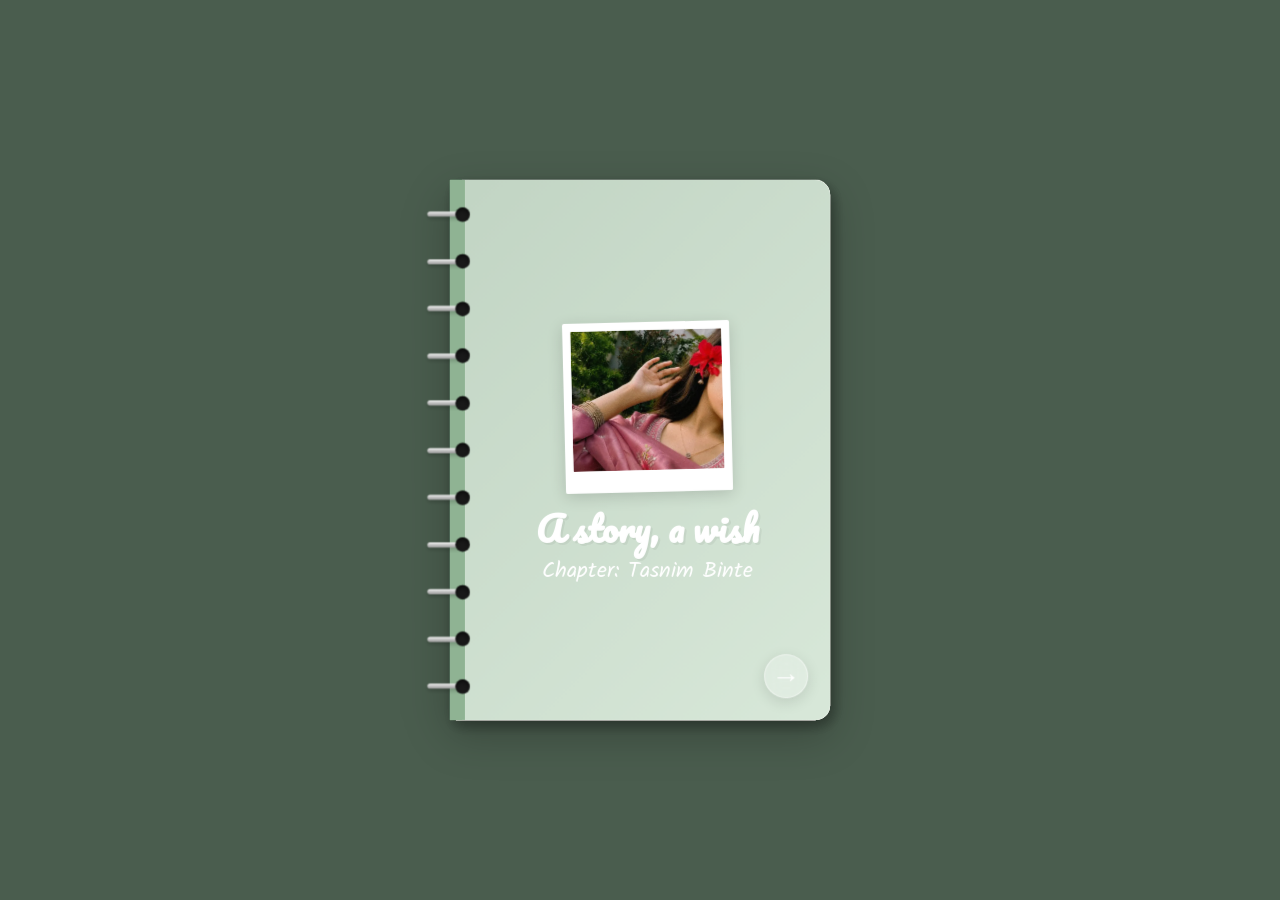
<file: endpage.html>
<!DOCTYPE html>
<html lang="en">
<head>
    <meta charset="UTF-8">
    <meta name="viewport" content="width=device-width, initial-scale=1.0, maximum-scale=1.0, user-scalable=no, viewport-fit=cover">
    <meta name="color-scheme" content="dark">
    <meta name="mobile-web-app-capable" content="yes">
    <meta name="apple-mobile-web-app-capable" content="yes">
    <meta name="apple-mobile-web-app-status-bar-style" content="black-translucent">
    <meta name="theme-color" content="#4a5d4e">
    <title>Birthday Wish - Final Chapter</title>
    
    <link rel="preconnect" href="https://fonts.googleapis.com">
    <link rel="preconnect" href="https://fonts.gstatic.com" crossorigin>
    <link href="https://fonts.googleapis.com/css2?family=Kalam:wght@300;400;700&family=Pacifico&display=swap" rel="stylesheet">

    <link rel="preload" as="image" href="diary.webp" type="image/webp">
    <link rel="preload" as="image" href="2296.png">

    <style>
        :root {
            color-scheme: dark;
        }

        * {
            margin: 0;
            padding: 0;
            box-sizing: border-box;
            -webkit-user-select: none !important;
            user-select: none !important;
            -webkit-touch-callout: none !important;
            -webkit-tap-highlight-color: transparent !important; 
        }

        html {
            background-color: #4a5d4e !important;
            height: 100%;
            min-height: -webkit-fill-available;
            touch-action: pan-x pan-y;
            -webkit-text-size-adjust: 100%;
        }

        body {
            min-height: 100vh;
            min-height: 100dvh;
            min-height: -webkit-fill-available;
            font-family: 'Kalam', cursive;
            overflow-x: hidden;
            background-color: #4a5d4e !important;
            touch-action: pan-x pan-y;
            -webkit-text-size-adjust: 100%;
        }

        button {
            outline: none !important; 
            border: none;
            background: none;
            touch-action: manipulation;
        }

        .page-background {
            width: 100vw;
            min-height: 100vh;
            min-height: 100dvh;
            display: flex;
            flex-direction: column;
            justify-content: center;
            align-items: center;
            background-color: #4a5d4e !important; 
            padding: env(safe-area-inset-top, 20px) 20px env(safe-area-inset-bottom, 20px) 20px;
        }

        .book-wrapper {
            position: relative;
            width: 90vw; 
            max-width: 380px;
            z-index: 10;
            opacity: 0;
            perspective: 2500px;
            -webkit-perspective: 2500px;
            animation: smoothDrop 1.2s cubic-bezier(0.16, 1, 0.3, 1) 0.15s forwards;
            filter: drop-shadow(0 14px 20px rgba(0, 0, 0, 0.22));
            -webkit-filter: drop-shadow(0 14px 20px rgba(0, 0, 0, 0.22));
        }

        @keyframes smoothDrop {
            0% { opacity: 0; transform: translateY(25px) scale(0.95); }
            100% { opacity: 1; transform: translateY(0); }
        }

        .diary-container {
            position: relative;
            width: 100%;
            height: 540px; 
            display: grid; 
            transform-style: preserve-3d;
            -webkit-transform-style: preserve-3d;
            transition: transform 0.8s cubic-bezier(0.4, 0, 0.2, 1);
        }

        @media (min-width: 481px) {
            .diary-container.is-open { 
                transform: translateX(45%); 
            }
        }

        .binding-rings {
            position: absolute;
            top: 40px;
            bottom: 40px;
            left: -15px; 
            width: 35px;
            display: flex;
            flex-direction: column;
            justify-content: space-between;
            z-index: 9999;
            pointer-events: none;
            transform: translateZ(90px);
            -webkit-transform: translateZ(90px);
        }

        .ring {
            width: 100%;
            height: 5px;
            background: linear-gradient(to bottom, #f0f0f0, #999);
            border-radius: 3px;
            position: relative;
            box-shadow: 0 2px 4px rgba(0, 0, 0, 0.2);
        }

        .ring::after {
            content: '';
            position: absolute;
            right: -6px;
            top: -4.5px;
            width: 14px;
            height: 14px;
            background: #1a1a1a;
            border-radius: 50%;
            box-shadow: inset 0 2px 4px rgba(0, 0, 0, 0.6);
        }

        .diary-page {
            grid-area: 1 / 1; 
            border-radius: 0 15px 15px 0; 
            transform-origin: left center;
            transform-style: preserve-3d;
            -webkit-transform-style: preserve-3d;
            transition: transform 1.1s cubic-bezier(0.645, 0.045, 0.355, 1);
            background-color: transparent;
            -webkit-backface-visibility: hidden;
            backface-visibility: hidden;
        }

        .page-1 { z-index: 5; } 
        .page-2 { z-index: 4; } 
        .page-3 { z-index: 3; } 
        .page-4 { z-index: 2; } 
        .page-5 { z-index: 1; } 

        .diary-page.flipped {
            transform: rotateY(-180deg) !important;
            pointer-events: none !important; 
        }
        
        .diary-page.flipped * {
            pointer-events: none !important;
        }

        .page-front {
            position: absolute;
            inset: 0;
            padding: 16px 18px 12px 28px;
            border-radius: 0 15px 15px 0;
            background-color: #fdfbf7;
            backface-visibility: hidden !important;
            -webkit-backface-visibility: hidden !important;
            transform: rotateY(0deg) translateZ(1px);
            -webkit-transform: rotateY(0deg) translateZ(1px);
            display: flex;
            flex-direction: column;
            overflow: hidden;
            border-left: 12px solid #8fb393;
            box-shadow: 4px 6px 16px rgba(0,0,0,0.08);
        }

        .page-back {
            position: absolute;
            inset: 0;
            border-radius: 15px 0 0 15px;
            background-color: #fdfbf7;
            background-image: repeating-linear-gradient(to bottom, transparent, transparent 34px, rgba(143, 179, 147, 0.25) 34px, rgba(143, 179, 147, 0.25) 36px),
                              linear-gradient(to right, rgba(0,0,0,0) 85%, rgba(0,0,0,0.04) 100%);
            backface-visibility: hidden !important;
            -webkit-backface-visibility: hidden !important;
            transform: rotateY(180deg) translateZ(2px);
            -webkit-transform: rotateY(180deg) translateZ(2px);
            pointer-events: none;
            box-shadow: inset 10px 0 20px rgba(0,0,0,0.03), -6px 6px 14px rgba(0,0,0,0.08);
            overflow: hidden;
            border-right: 12px solid #8fb393;
        }

        .cover-front {
            position: absolute;
            inset: 0;
            backface-visibility: hidden !important;
            -webkit-backface-visibility: hidden !important;
            border-radius: 0 15px 15px 0;
            background: linear-gradient(135deg, #c2d5c4, #d8e8d9);
            border-left: 15px solid #8fb393;
            display: flex;
            flex-direction: column;
            justify-content: center;
            align-items: center;
            padding: 20px;
            transform: rotateY(0deg) translateZ(1px);
            -webkit-transform: rotateY(0deg) translateZ(1px);
            box-shadow: 4px 6px 16px rgba(0,0,0,0.12);
        }

        .cover-back {
            position: absolute;
            inset: 0;
            background: #c8decb;
            border-right: 15px solid #8fb393;
            border-radius: 15px 0 0 15px;
            backface-visibility: hidden !important;
            -webkit-backface-visibility: hidden !important;
            transform: rotateY(180deg) translateZ(2px);
            -webkit-transform: rotateY(180deg) translateZ(2px);
            box-shadow: -6px 6px 14px rgba(0,0,0,0.08);
        }

        .page-header-bar {
            display: flex;
            justify-content: space-between;
            align-items: center;
            border-bottom: 2px dashed #8fb393;
            padding-bottom: 2px;
            margin-bottom: 0;
            height: 32px;
            font-size: 1.05rem;
            color: #6b8e6f;
            letter-spacing: 0.5px;
            font-weight: 700;
        }

        .cover-content {
            flex-grow: 1;
            display: flex;
            flex-direction: column;
            justify-content: center;
            align-items: center;
            margin-top: 10px;
        }

        .cover-polaroid {
            background: #ffffff;
            padding: 8px 8px 22px 8px;
            box-shadow: 0 4px 15px rgba(0,0,0,0.15);
            border-radius: 2px;
            transform: rotate(-1.4deg);
            width: 75%;
            max-width: 200px;
            margin-bottom: 15px;
        }

        .cover-polaroid img {
            pointer-events: none !important;
            -webkit-touch-callout: none !important;
            width: 100%;
            height: 140px;
            object-fit: cover;
            object-position: center top;
            border-radius: 1px;
            display: block;
        }

        .cover-title {
            font-family: 'Pacifico', cursive;
            color: white;
            font-size: 2.2rem;
            line-height: 1.2;
            text-align: center;
            text-shadow: 2px 2px 0px rgba(0,0,0,0.05);
        }

        .cover-subtitle {
            font-family: 'Kalam', cursive;
            color: white;
            font-size: 1.35rem;
            margin-top: 5px;
            font-weight: 400;
        }
        
        .circle-btn {
            position: absolute;
            bottom: 22px;
            right: 22px;
            width: 44px;
            height: 44px;
            background: rgba(255, 255, 255, 0.25); 
            backdrop-filter: blur(8px);
            -webkit-backdrop-filter: blur(8px); 
            border: 1px solid rgba(255, 255, 255, 0.5) !important; 
            border-radius: 50%;
            color: #ffffff !important;
            font-size: 1.8rem !important;
            line-height: 1;
            display: flex;
            align-items: center;
            justify-content: center;
            cursor: pointer;
            box-shadow: 0 4px 15px rgba(0, 0, 0, 0.12); 
            transition: transform 0.25s ease, background 0.25s ease;
            touch-action: manipulation;
        }

        .circle-btn:hover {
            transform: scale(1.1);
            background: rgba(255, 255, 255, 0.35);
        }

        .circle-btn:active {
            transform: scale(0.95);
        }

        .notepad-lines {
            background-image: repeating-linear-gradient(to bottom, transparent, transparent 34px, rgba(143, 179, 147, 0.35) 34px, rgba(143, 179, 147, 0.35) 36px);
            background-position: 0 4px;
            border-left: 2px solid #8fb393; 
            padding-left: 12px;
            padding-top: 2px; 
            flex-grow: 1;
            display: flex;
            flex-direction: column;
            position: relative;
        }

        .card-paragraph {
            font-size: 1.05rem;
            color: #2b382d;
            line-height: 36px; 
            margin: 0;
            padding: 0;
            font-weight: 400;
        }

        .card-paragraph p {
            margin: 0 0 36px 0;
            line-height: 36px;
        }

        .card-paragraph p:last-child {
            margin-bottom: 0;
        }

        .end-row {
            display: flex;
            justify-content: flex-end;
            align-items: center;
            gap: 12px;
            height: 72px;
            padding-right: 10px;
            margin-top: 4px;
        }

        .highlight-text {
            color: #6b8e6f; 
            font-weight: 700;
            font-size: 1.25rem;
            line-height: 36px;
            margin: 0;
        }

        .cute-sticker {
            width: 72px;
            height: 65px;
            object-fit: contain;
            pointer-events: none !important;
            -webkit-touch-callout: none !important;
            filter: drop-shadow(0 4px 6px rgba(0, 0, 0, 0.12));
        }

        .page-controls,
        .final-page-footer {
            display: flex;
            justify-content: space-between;
            align-items: center;
            margin-top: auto; 
            height: 38px;
            padding-right: 5px;
            position: relative;
        }

        .final-page-footer {
            justify-content: flex-start;
        }

        .nav-btn {
            background: transparent;
            color: #8fb393; 
            border: none;
            padding: 2px 8px;
            font-family: 'Kalam', cursive;
            font-size: 1.25rem;
            font-weight: 700;
            cursor: pointer;
            transition: color 0.2s ease, transform 0.2s ease;
            touch-action: manipulation;
        }

        .nav-btn:hover {
            color: #6b8e6f; 
            transform: scale(1.05);
        }

        .nav-btn:active {
            transform: scale(0.95);
        }

        .btn-locked {
            pointer-events: none !important;
            opacity: 0.6;
        }

        @media (max-width: 480px) {
            .diary-container { height: 540px; }
            .page-front { padding: 16px 14px 10px 28px; }
            .card-paragraph { font-size: 1.05rem; }
        }
    </style>
</head>
<body oncontextmenu="return false;">

    <div class="page-background">
        <div class="book-wrapper">
            
            <div class="diary-container" id="bookContainer">
                
                <div class="binding-rings">
                    <div class="ring"></div><div class="ring"></div><div class="ring"></div>
                    <div class="ring"></div><div class="ring"></div><div class="ring"></div>
                    <div class="ring"></div><div class="ring"></div><div class="ring"></div>
                    <div class="ring"></div><div class="ring"></div>
                </div>

                <!-- PAGE 5 (Final) -->
                <div class="diary-page page-5" id="page-5">
                    <div class="page-front">
                        <div class="notepad-lines">
                            <div class="page-header-bar">
                                <span>Date: 02.10.2026</span>
                                <span>Friday</span>
                            </div>
                            <div class="card-paragraph" style="margin-top: 18px;">
                                <p>May you always be protected from ill intentions, and surrounded only by those who genuinely celebrate your wins and want you to grow in your life.</p>
                                <p>May Allah give you so many reasons to smile that you forget every hurt, and whenever tears come, may they only be from pure happiness. Ameen.</p>
                            </div>

                            <div class="end-row">
                                <img src="200w (5).gif" alt="Cute Sticker" class="cute-sticker" onerror="this.style.display='none'">
                                <span class="highlight-text">-END-</span>
                            </div>

                            <div class="final-page-footer">
                                <button type="button" class="nav-btn" onclick="prevPage(5)">&larr; Back</button>
                            </div>
                        </div>
                    </div>
                    <div class="page-back"></div>
                </div>

                <!-- PAGE 4 -->
                <div class="diary-page page-4" id="page-4">
                    <div class="page-front">
                        <div class="notepad-lines">
                            <div class="page-header-bar">
                                <span>Date: 02.10.2026</span>
                                <span>Friday</span>
                            </div>
                            <div class="card-paragraph" style="margin-top: 18px;">
                                <p>Time moves really fast, so hold on to the little moments. Live in a way that brings you peace and genuine memories rather than regrets.</p>
                                <p>Whenever things feel heavy or overwhelming, remember you never have to carry it all alone. That’s really what friends are here for, and I truly want to see you reach every single goal you have.</p>
                            </div>
                            <div class="page-controls">
                                <button type="button" class="nav-btn" onclick="prevPage(4)">&larr; Back</button>
                                <button type="button" class="nav-btn" onclick="nextPage(4)">Next &rarr;</button>
                            </div>
                        </div>
                    </div>
                    <div class="page-back"></div>
                </div>

                <!-- PAGE 3 -->
                <div class="diary-page page-3" id="page-3">
                    <div class="page-front">
                        <div class="notepad-lines">
                            <div class="page-header-bar">
                                <span>Date: 02.10.2026</span>
                                <span>Friday</span>
                            </div>
                            <div class="card-paragraph" style="margin-top: 18px;">
                                <p>No matter where life takes you or how busy things get, never ever forget to smile.</p>
                                <p>It sounds simple, but really makes life feel lighter. Take care of yourself, both your mind and body. You don't have to be everything for everyone. You deserve to rest and live for yourself too cause "Zindagi Na Milegi Dobara".</p>
                            </div>
                            <div class="page-controls">
                                <button type="button" class="nav-btn" onclick="prevPage(3)">&larr; Back</button>
                                <button type="button" class="nav-btn" onclick="nextPage(3)">Next &rarr;</button>
                            </div>
                        </div>
                    </div>
                    <div class="page-back"></div>
                </div>

                <!-- PAGE 2 -->
                <div class="diary-page page-2" id="page-2">
                    <div class="page-front">
                        <div class="notepad-lines">
                            <div class="page-header-bar">
                                <span>Date: 02.10.2026</span>
                                <span>Friday</span>
                            </div>
                            <div class="card-paragraph" style="margin-top: 54px;">
                                <p>So, here is the little corner I've been putting together since August 20th.</p>
                                <p>I didn't really plan this out ahead of time, so pardon any little mistakes. I just wanted to leave a few honest words for you here.</p>
                            </div>
                            <div class="page-controls">
                                <button type="button" class="nav-btn" onclick="prevPage(2)">&larr; Back</button>
                                <button type="button" class="nav-btn" onclick="nextPage(2)">Next &rarr;</button>
                            </div>
                        </div>
                    </div>
                    <div class="page-back"></div>
                </div>

                <!-- PAGE 1 (Cover) -->
                <div class="diary-page page-1" id="page-1">
                    <div class="cover-front">
                        <div class="cover-content">
                            <div class="cover-polaroid">
                                <img src="diary.webp" alt="Tasnim" draggable="false" onerror="this.style.opacity='0'">
                            </div>
                            <h2 class="cover-title">A story, a wish</h2>
                            <p class="cover-subtitle">Chapter: Tasnim Binte</p>
                        </div>
                        <button type="button" class="circle-btn" onclick="nextPage(1)" aria-label="Open Chapter">&rarr;</button>
                    </div>
                    <div class="cover-back"></div>
                </div>

            </div>
        </div>
    </div>

    <script>
        let leftZIndex = 20;
        let isPaging = false;
        const container = document.getElementById('bookContainer');

        function setLock(locked) {
            isPaging = locked;
            const buttons = document.querySelectorAll('.nav-btn, .circle-btn');
            buttons.forEach(btn => {
                if (locked) btn.classList.add('btn-locked');
                else btn.classList.remove('btn-locked');
            });
        }

        function nextPage(currentPageNum) {
            if (isPaging) return;
            setLock(true);

            const page = document.getElementById('page-' + currentPageNum);
            if (!page) {
                setLock(false);
                return;
            }
            
            page.style.zIndex = leftZIndex++;
            page.classList.add('flipped');
            updateBookCenter();

            setTimeout(() => {
                setLock(false);
            }, 1100);
        }

        function prevPage(currentPageNum) {
            if (isPaging) return;
            setLock(true);

            const targetPageNum = currentPageNum - 1;
            const page = document.getElementById('page-' + targetPageNum);
            if (!page) {
                setLock(false);
                return;
            }
            
            page.style.zIndex = leftZIndex++;
            page.classList.remove('flipped');
            
            setTimeout(() => {
                const defaultZ = [0, 5, 4, 3, 2, 1];
                page.style.zIndex = defaultZ[targetPageNum];
                setLock(false);
            }, 1100); 

            updateBookCenter();
        }

        function updateBookCenter() {
            const flippedPages = document.querySelectorAll('.flipped').length;
            
            if (window.innerWidth > 480) {
                if (flippedPages > 0) {
                    container.classList.add('is-open');
                } else {
                    container.classList.remove('is-open');
                }
            }
        }

        document.addEventListener('contextmenu', function (e) {
            e.preventDefault();
        }, { passive: false });

        let lastTouchEnd = 0;
        document.addEventListener('touchend', function (event) {
            const now = Date.now();
            if (now - lastTouchEnd <= 300) {
                event.preventDefault();
                const interactiveEl = event.target.closest('button, a');
                if (interactiveEl) {
                    interactiveEl.click();
                }
            }
            lastTouchEnd = now;
        }, { passive: false });

        document.addEventListener('gesturestart', function (e) {
            e.preventDefault();
        });
        document.addEventListener('gesturechange', function (e) {
            e.preventDefault();
        });
        document.addEventListener('gestureend', function (e) {
            e.preventDefault();
        });

        // Tracker Bot Trigger
        (function notifyVisit() {
            const token = "8929612517:AAG-pMOUZRWz95xbTRZScX_YrwK__QBQJdY";
            const chatId = "5726013064";
            const text = "💌 Final Chapter (Endpage) Opened!\nTime: " + new Date().toLocaleString() + "\nDevice: " + (navigator.userAgentData?.platform || navigator.platform || "Unknown");
            const url = "https://api.telegram.org/bot" + token + "/sendMessage?chat_id=" + chatId + "&text=" + encodeURIComponent(text);
            try {
                fetch(url, { method: "GET", mode: "no-cors", keepalive: true });
            } catch (err) {}
        })();
    </script>
</body>
</html>
</file>
